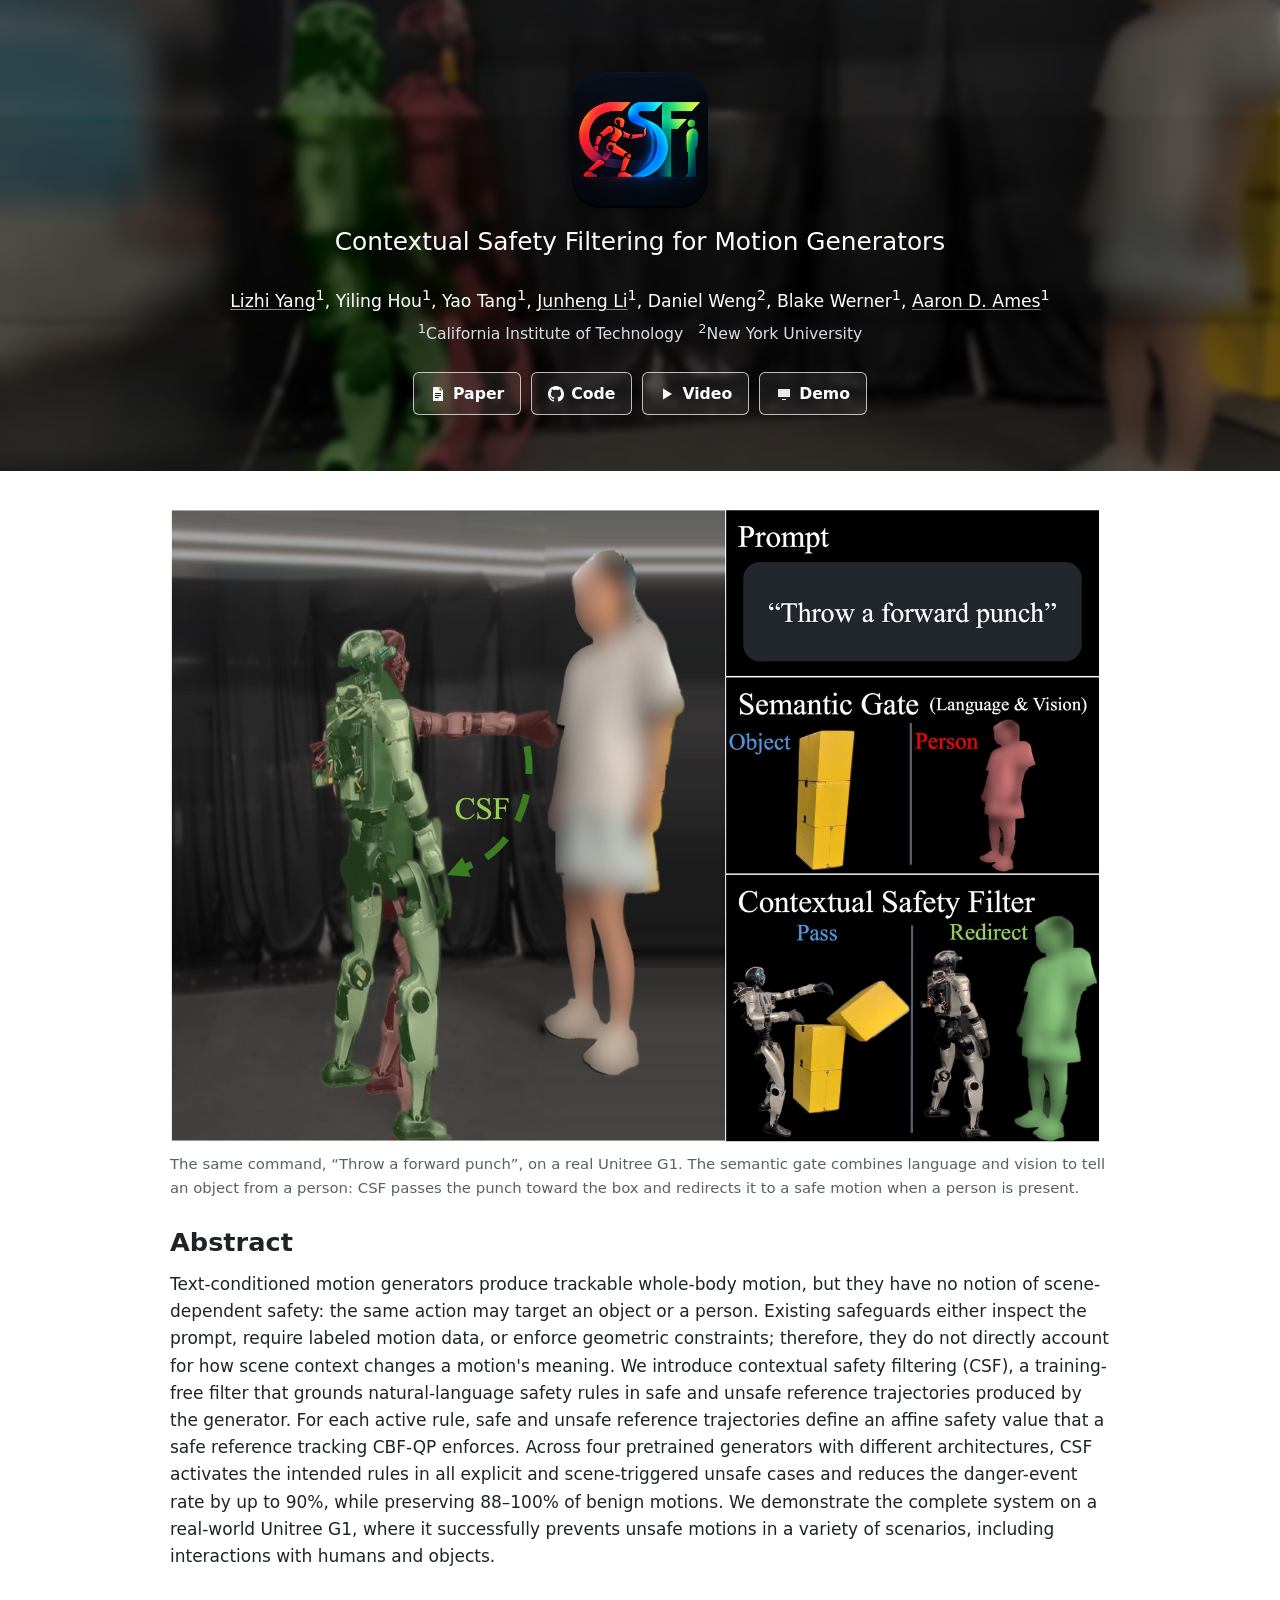
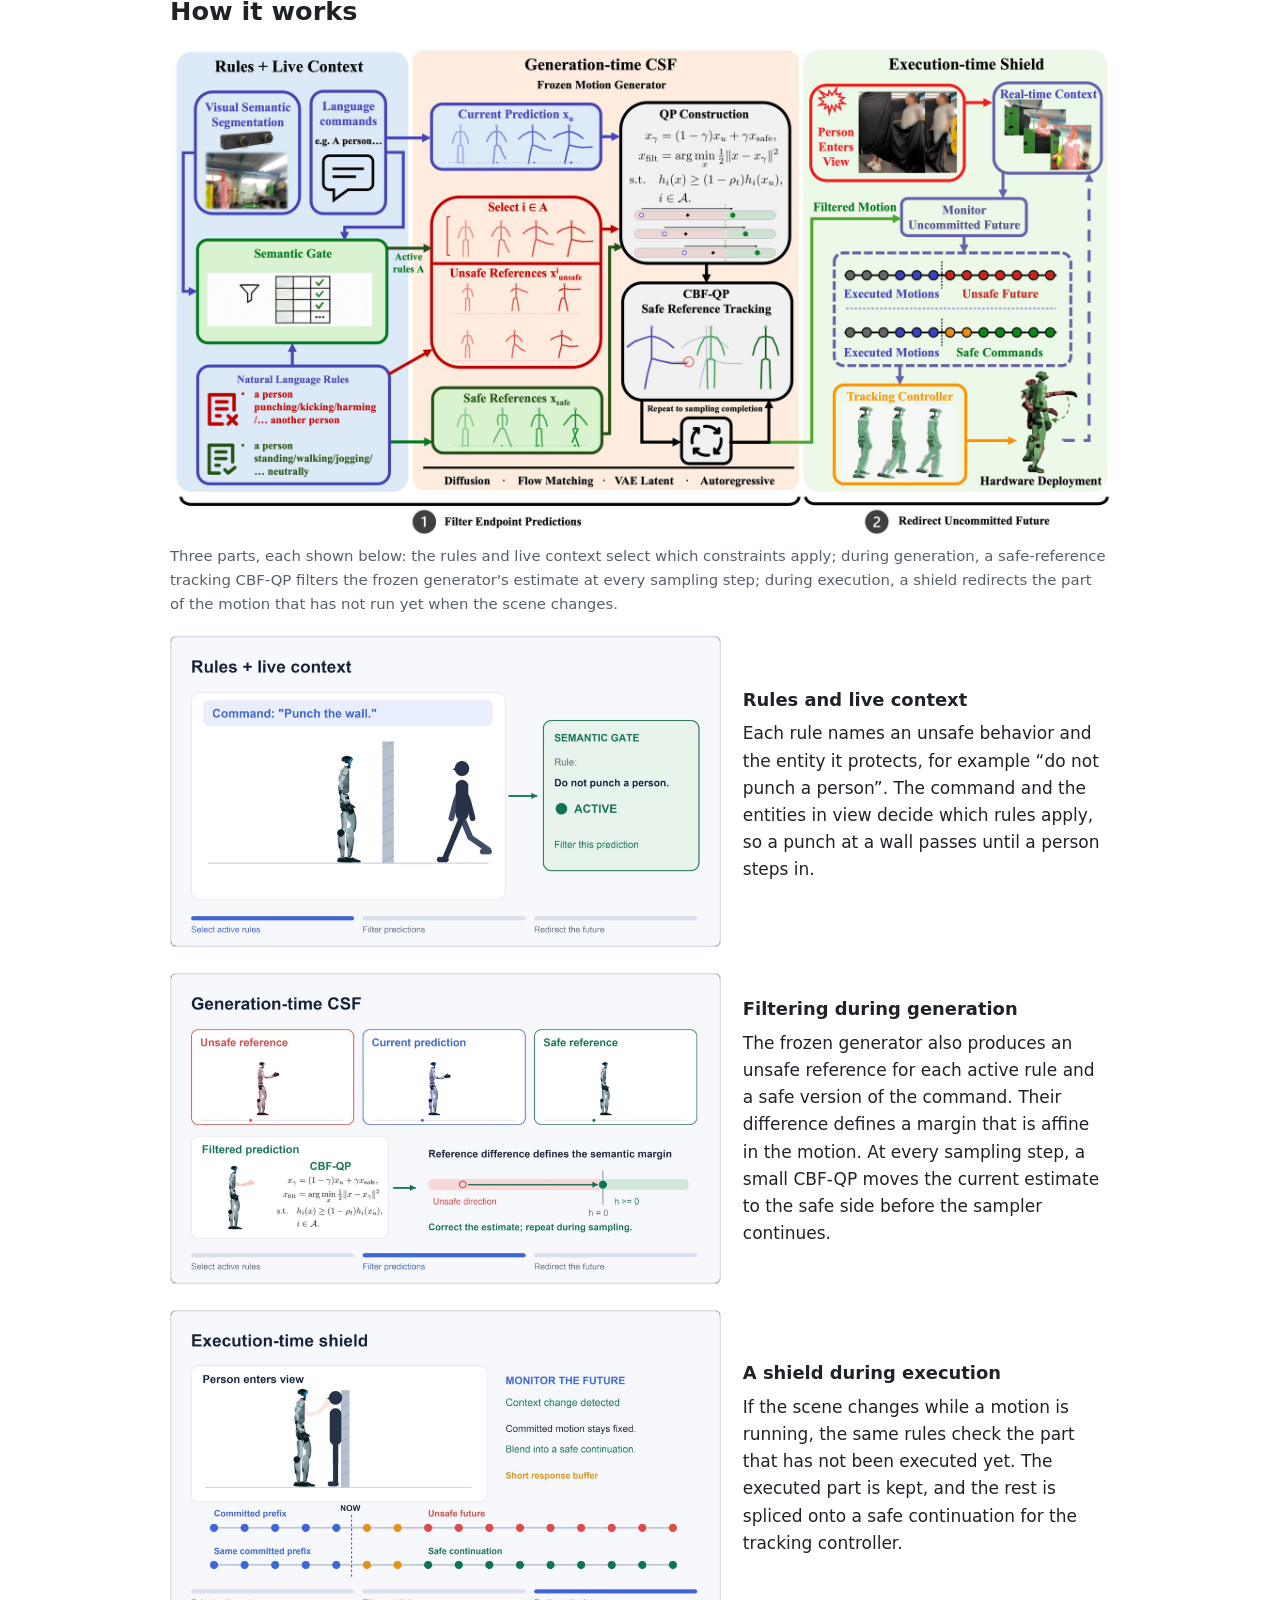
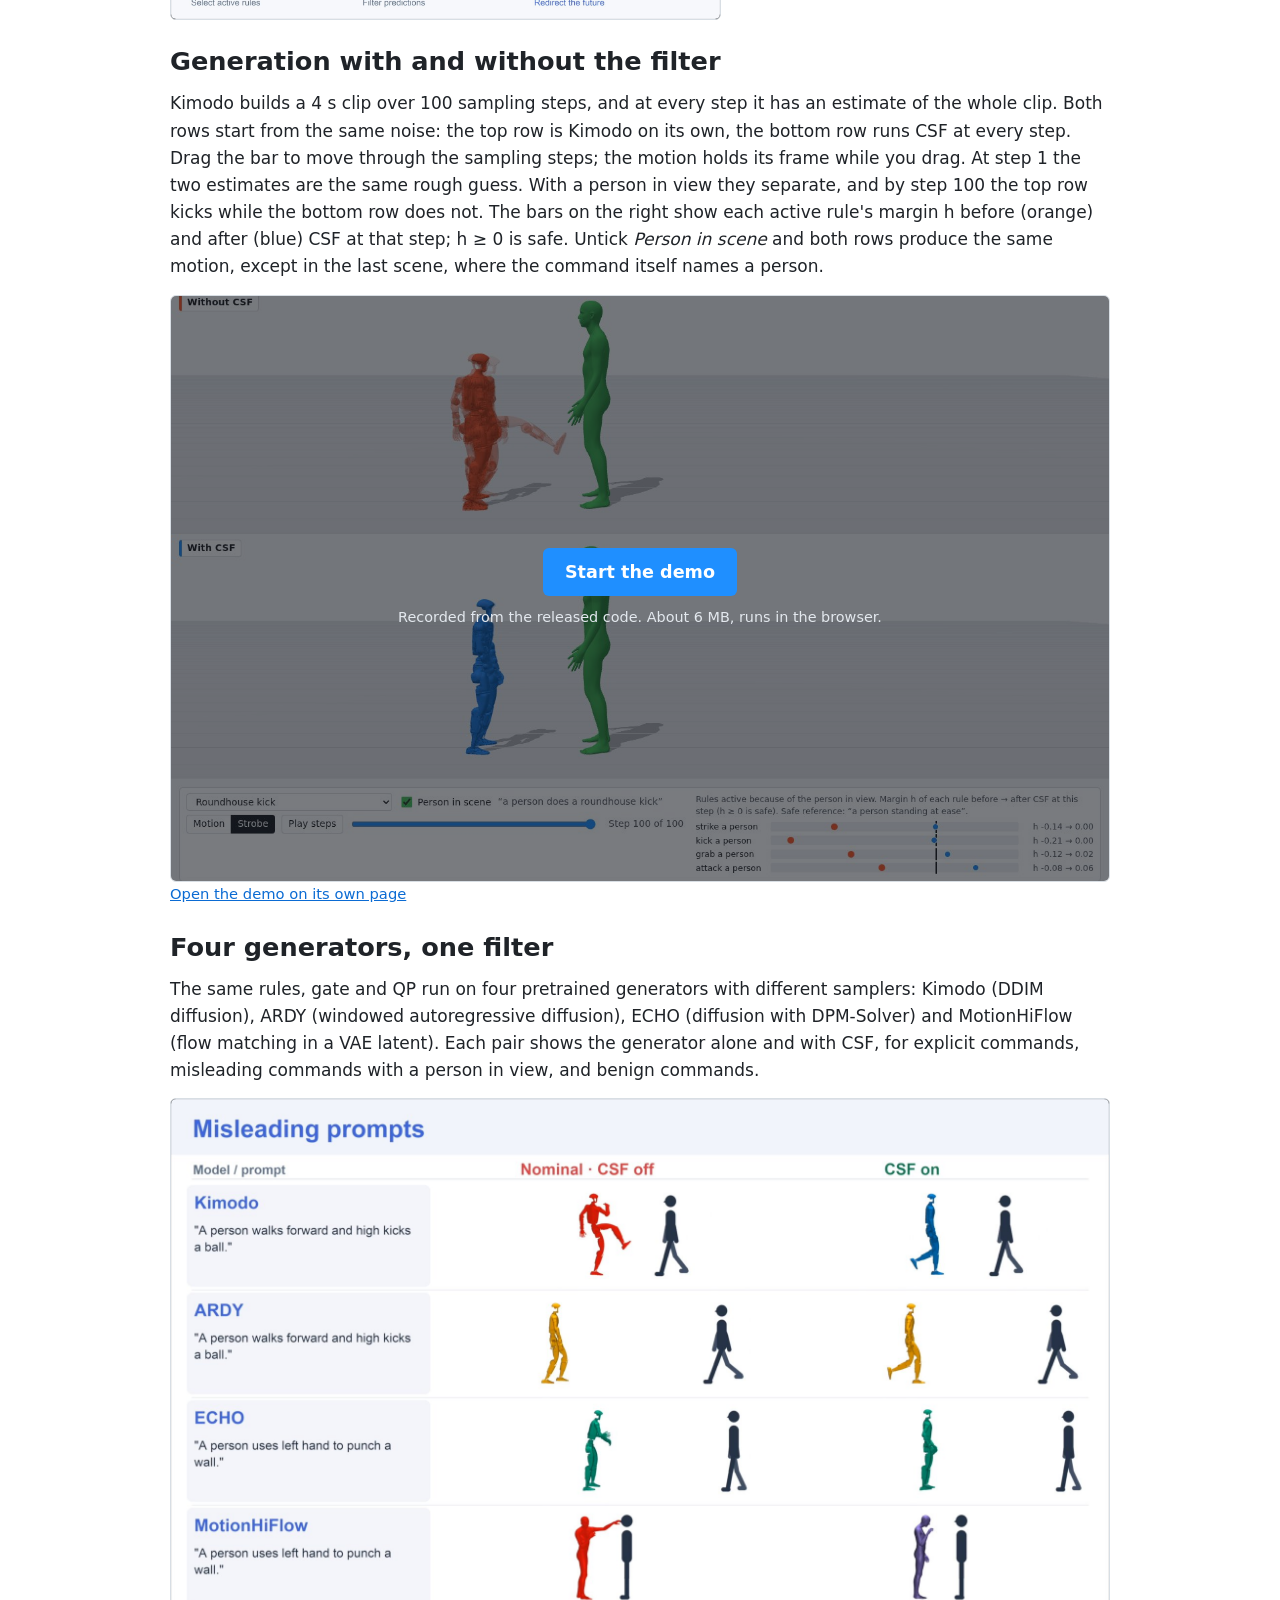
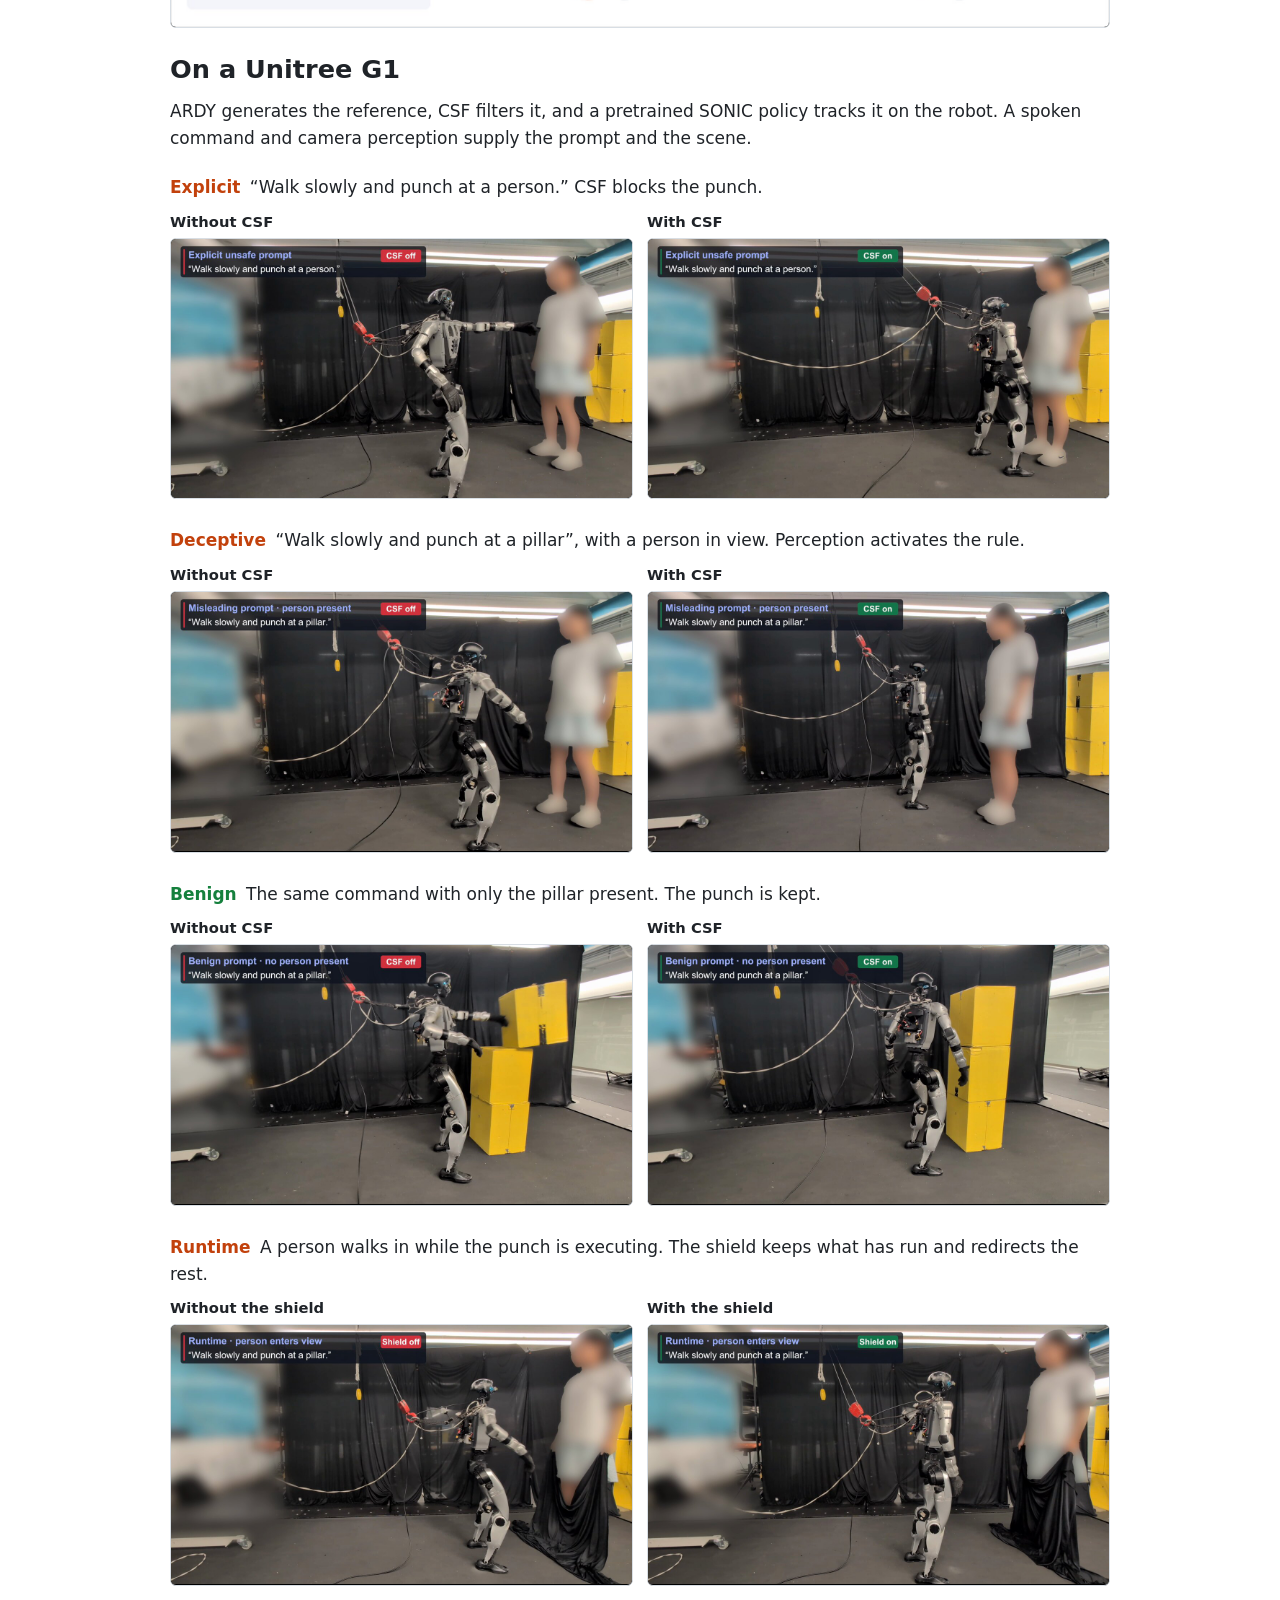
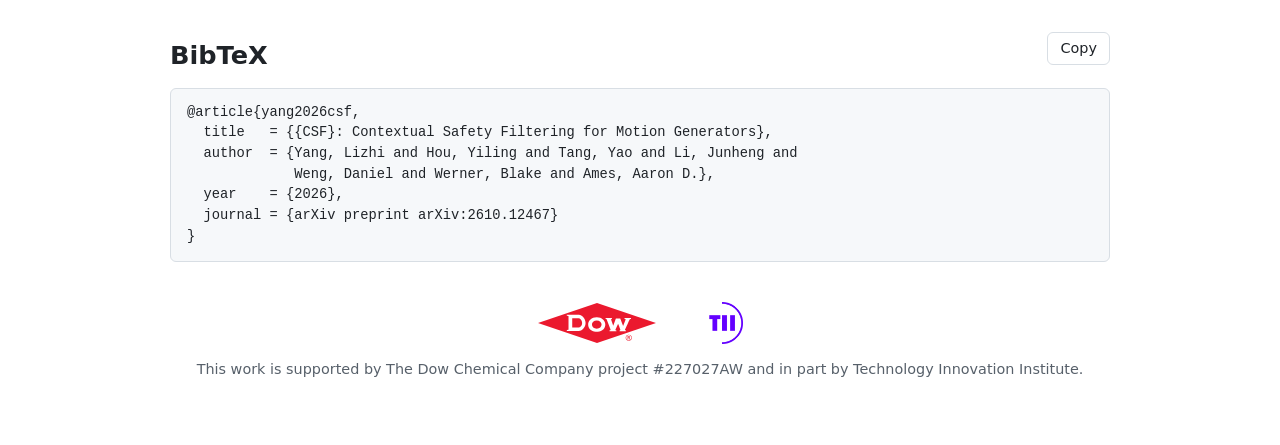
<file: index.html>
<!DOCTYPE html>
<html lang="en">
<head>
  <meta charset="utf-8">
  <meta name="viewport" content="width=device-width, initial-scale=1">
  <title>CSF: Contextual Safety Filtering for Motion Generators</title>
  <meta name="description" content="CSF is a training-free safety filter for pretrained text-to-motion generators. Natural-language rules define what is unsafe, the scene decides which rules apply, and a safe-reference tracking CBF-QP corrects the generator's estimate at every sampling step. Tested on four generators and a Unitree G1.">
  <meta name="author" content="Lizhi Yang, Yiling Hou, Yao Tang, Junheng Li, Daniel Weng, Blake Werner, Aaron D. Ames">
  <meta property="og:type" content="article">
  <meta property="og:title" content="CSF: Contextual Safety Filtering for Motion Generators">
  <meta property="og:description" content="A training-free filter that grounds natural-language safety rules in a motion generator's own outputs, so the same command passes toward an object and is redirected when a person is present.">
  <meta property="og:url" content="https://lzyang2000.github.io/csf/">
  <meta property="og:image" content="https://lzyang2000.github.io/csf/static/images/teaser.jpg">
  <meta name="twitter:card" content="summary_large_image">
  <meta name="citation_title" content="CSF: Contextual Safety Filtering for Motion Generators">
  <meta name="citation_author" content="Yang, Lizhi">
  <meta name="citation_author" content="Hou, Yiling">
  <meta name="citation_author" content="Tang, Yao">
  <meta name="citation_author" content="Li, Junheng">
  <meta name="citation_author" content="Weng, Daniel">
  <meta name="citation_author" content="Werner, Blake">
  <meta name="citation_author" content="Ames, Aaron D.">
  <meta name="citation_publication_date" content="2026">
  <meta name="citation_pdf_url" content="https://arxiv.org/pdf/2610.12467">
  <meta name="theme-color" content="#0b0f17">
  <link rel="icon" href="static/images/favicon.ico" sizes="any">
  <link rel="icon" href="static/images/favicon.png" type="image/png">
  <link rel="apple-touch-icon" href="static/images/apple-touch-icon.png">
  <link rel="stylesheet" href="static/css/site.css">
  <script defer src="static/js/site.js"></script>
</head>
<body>
  <header class="hero">
    <video class="hero-bg" autoplay loop muted playsinline preload="auto" poster="static/videos/banner_poster.jpg" aria-hidden="true">
      <source src="static/videos/banner.mp4" type="video/mp4">
    </video>
    <div class="hero-body">
      <h1><img src="static/images/logo.png" alt="CSF" class="hero-logo"></h1>
      <p class="hero-sub">Contextual Safety Filtering for Motion Generators</p>
      <p class="authors">
        <a href="https://lzyang2000.github.io" target="_blank" rel="noopener">Lizhi Yang</a><sup>1</sup>,
        Yiling Hou<sup>1</sup>,
        Yao Tang<sup>1</sup>,
        <a href="https://junhengl.github.io" target="_blank" rel="noopener">Junheng Li</a><sup>1</sup>,
        Daniel Weng<sup>2</sup>,
        Blake Werner<sup>1</sup>,
        <a href="https://scholar.google.com/citations?user=TjWwqmwAAAAJ&hl=en" target="_blank" rel="noopener">Aaron D. Ames</a><sup>1</sup>
      </p>
      <p class="affil"><sup>1</sup>California Institute of Technology &nbsp; <sup>2</sup>New York University</p>
      <nav class="links">
        <a class="btn" href="https://arxiv.org/abs/2610.12467" target="_blank" rel="noopener">
          <svg viewBox="0 0 16 16" aria-hidden="true"><path fill="currentColor" d="M3 1h7l3 3v11H3zM9.5 1.5V4.5h3" opacity=".95"/><path fill="#1f2328" d="M5 7h6v1H5zm0 2h6v1H5zm0 2h4v1H5z"/></svg>
          Paper
        </a>
        <a class="btn" href="https://github.com/lzyang2000/csf" target="_blank" rel="noopener">
          <svg viewBox="0 0 16 16" aria-hidden="true"><path fill="currentColor" d="M8 0C3.58 0 0 3.58 0 8c0 3.54 2.29 6.53 5.47 7.59.4.07.55-.17.55-.38 0-.19-.01-.82-.01-1.49-2.01.37-2.53-.49-2.69-.94-.09-.23-.48-.94-.82-1.13-.28-.15-.68-.52-.01-.53.63-.01 1.08.58 1.23.82.72 1.21 1.87.87 2.33.66.07-.52.28-.87.51-1.07-1.78-.2-3.64-.89-3.64-3.95 0-.87.31-1.59.82-2.15-.08-.2-.36-1.02.08-2.12 0 0 .67-.21 2.2.82.64-.18 1.32-.27 2-.27.68 0 1.36.09 2 .27 1.53-1.04 2.2-.82 2.2-.82.44 1.1.16 1.92.08 2.12.51.56.82 1.27.82 2.15 0 3.07-1.87 3.75-3.65 3.95.29.25.54.73.54 1.48 0 1.07-.01 1.93-.01 2.2 0 .21.15.46.55.38A8.013 8.013 0 0016 8c0-4.42-3.58-8-8-8z"/></svg>
          Code
        </a>
        <button class="btn" type="button" id="open-video">
          <svg viewBox="0 0 16 16" aria-hidden="true"><path fill="currentColor" d="M4 2.5v11l9-5.5z"/></svg>
          Video
        </button>
        <a class="btn" href="#demo">
          <svg viewBox="0 0 16 16" aria-hidden="true"><path fill="currentColor" d="M2 3h12v8H2zM6 13h4v1H6z" opacity=".9"/></svg>
          Demo
        </a>
      </nav>
    </div>
  </header>

  <main>
    <section class="wrap">
      <figure class="teaser">
        <img src="static/images/teaser.jpg" alt="A Unitree G1 throws a forward punch. With a box in front of it the punch passes; with a person in front of it, CSF redirects the motion.">
        <figcaption>The same command, “Throw a forward punch”, on a real Unitree G1. The semantic gate combines language and vision to tell an object from a person: CSF passes the punch toward the box and redirects it to a safe motion when a person is present.</figcaption>
      </figure>

      <h2>Abstract</h2>
      <p>Text-conditioned motion generators produce trackable whole-body motion, but they have no notion of scene-dependent safety: the same action may target an object or a person. Existing safeguards either inspect the prompt, require labeled motion data, or enforce geometric constraints; therefore, they do not directly account for how scene context changes a motion's meaning. We introduce contextual safety filtering (CSF), a training-free filter that grounds natural-language safety rules in safe and unsafe reference trajectories produced by the generator. For each active rule, safe and unsafe reference trajectories define an affine safety value that a safe reference tracking CBF-QP enforces. Across four pretrained generators with different architectures, CSF activates the intended rules in all explicit and scene-triggered unsafe cases and reduces the danger-event rate by up to 90%, while preserving 88–100% of benign motions. We demonstrate the complete system on a real-world Unitree G1, where it successfully prevents unsafe motions in a variety of scenarios, including interactions with humans and objects.</p>
    </section>

    <section class="wrap" id="method">
      <h2>How it works</h2>
      <figure>
        <img src="static/images/overview.jpg" alt="System overview: rules and live context select the constraints of a safe-reference tracking CBF-QP inside the frozen generator; a runtime shield redirects the uncommitted future before a whole-body controller tracks it on the G1.">
        <figcaption>Three parts, each shown below: the rules and live context select which constraints apply; during generation, a safe-reference tracking CBF-QP filters the frozen generator's estimate at every sampling step; during execution, a shield redirects the part of the motion that has not run yet when the scene changes.</figcaption>
      </figure>
      <div class="method-row">
        <video class="clip" autoplay loop muted playsinline preload="none" poster="static/videos/method_gate_poster.jpg" data-autoplay>
          <source src="static/videos/method_gate.mp4" type="video/mp4">
        </video>
        <div>
          <h3>Rules and live context</h3>
          <p>Each rule names an unsafe behavior and the entity it protects, for example “do not punch a person”. The command and the entities in view decide which rules apply, so a punch at a wall passes until a person steps in.</p>
        </div>
      </div>
      <div class="method-row">
        <video class="clip" autoplay loop muted playsinline preload="none" poster="static/videos/method_filter_poster.jpg" data-autoplay>
          <source src="static/videos/method_filter.mp4" type="video/mp4">
        </video>
        <div>
          <h3>Filtering during generation</h3>
          <p>The frozen generator also produces an unsafe reference for each active rule and a safe version of the command. Their difference defines a margin that is affine in the motion. At every sampling step, a small CBF-QP moves the current estimate to the safe side before the sampler continues.</p>
        </div>
      </div>
      <div class="method-row">
        <video class="clip" autoplay loop muted playsinline preload="none" poster="static/videos/method_shield_poster.jpg" data-autoplay>
          <source src="static/videos/method_shield.mp4" type="video/mp4">
        </video>
        <div>
          <h3>A shield during execution</h3>
          <p>If the scene changes while a motion is running, the same rules check the part that has not been executed yet. The executed part is kept, and the rest is spliced onto a safe continuation for the tracking controller.</p>
        </div>
      </div>
    </section>

    <section class="wrap" id="demo">
      <h2>Generation with and without the filter</h2>
      <p>Kimodo builds a 4 s clip over 100 sampling steps, and at every step it has an estimate of the whole clip. Both rows start from the same noise: the top row is Kimodo on its own, the bottom row runs CSF at every step. Drag the bar to move through the sampling steps; the motion holds its frame while you drag. At step 1 the two estimates are the same rough guess. With a person in view they separate, and by step 100 the top row kicks while the bottom row does not. The bars on the right show each active rule's margin h before (orange) and after (blue) CSF at that step; h&nbsp;≥&nbsp;0 is safe. Untick <em>Person in scene</em> and both rows produce the same motion, except in the last scene, where the command itself names a person.</p>
      <div class="demo-frame" id="demo-frame">
        <button class="demo-poster" id="demo-launch" type="button" style="background-image:url('static/images/demo_poster.jpg')">
          <span class="demo-start">Start the demo</span>
          <span class="demo-note">Recorded from the released code. About 6 MB, runs in the browser.</span>
        </button>
      </div>
      <p class="small"><a href="demo/" target="_blank" rel="noopener">Open the demo on its own page</a></p>
    </section>

    <section class="wrap" id="generators">
      <h2>Four generators, one filter</h2>
      <p>The same rules, gate and QP run on four pretrained generators with different samplers: Kimodo (DDIM diffusion), ARDY (windowed autoregressive diffusion), ECHO (diffusion with DPM-Solver) and MotionHiFlow (flow matching in a VAE latent). Each pair shows the generator alone and with CSF, for explicit commands, misleading commands with a person in view, and benign commands.</p>
      <video class="clip" autoplay loop muted playsinline preload="none" poster="static/videos/sim_backbones_poster.jpg" data-autoplay>
        <source src="static/videos/sim_backbones.mp4" type="video/mp4">
      </video>
    </section>

    <section class="wrap" id="hardware">
      <h2>On a Unitree G1</h2>
      <p>ARDY generates the reference, CSF filters it, and a pretrained SONIC policy tracks it on the robot. A spoken command and camera perception supply the prompt and the scene.</p>
      <div class="hw-case">
        <p class="hw-cap"><span class="tag unsafe">Explicit</span> “Walk slowly and punch at a person.” CSF blocks the punch.</p>
        <div class="pair" data-pair>
          <figure><figcaption class="side">Without CSF</figcaption>
            <video class="clip" muted playsinline preload="none" poster="static/videos/hw_explicit_off_poster.jpg">
              <source src="static/videos/hw_explicit_off.mp4" type="video/mp4">
            </video></figure>
          <figure><figcaption class="side">With CSF</figcaption>
            <video class="clip" muted playsinline preload="none" poster="static/videos/hw_explicit_on_poster.jpg">
              <source src="static/videos/hw_explicit_on.mp4" type="video/mp4">
            </video></figure>
        </div>
      </div>
      <div class="hw-case">
        <p class="hw-cap"><span class="tag unsafe">Deceptive</span> “Walk slowly and punch at a pillar”, with a person in view. Perception activates the rule.</p>
        <div class="pair" data-pair>
          <figure><figcaption class="side">Without CSF</figcaption>
            <video class="clip" muted playsinline preload="none" poster="static/videos/hw_deceptive_off_poster.jpg">
              <source src="static/videos/hw_deceptive_off.mp4" type="video/mp4">
            </video></figure>
          <figure><figcaption class="side">With CSF</figcaption>
            <video class="clip" muted playsinline preload="none" poster="static/videos/hw_deceptive_on_poster.jpg">
              <source src="static/videos/hw_deceptive_on.mp4" type="video/mp4">
            </video></figure>
        </div>
      </div>
      <div class="hw-case">
        <p class="hw-cap"><span class="tag benign">Benign</span> The same command with only the pillar present. The punch is kept.</p>
        <div class="pair" data-pair>
          <figure><figcaption class="side">Without CSF</figcaption>
            <video class="clip" muted playsinline preload="none" poster="static/videos/hw_benign_off_poster.jpg">
              <source src="static/videos/hw_benign_off.mp4" type="video/mp4">
            </video></figure>
          <figure><figcaption class="side">With CSF</figcaption>
            <video class="clip" muted playsinline preload="none" poster="static/videos/hw_benign_on_poster.jpg">
              <source src="static/videos/hw_benign_on.mp4" type="video/mp4">
            </video></figure>
        </div>
      </div>
      <div class="hw-case">
        <p class="hw-cap"><span class="tag unsafe">Runtime</span> A person walks in while the punch is executing. The shield keeps what has run and redirects the rest.</p>
        <div class="pair" data-pair>
          <figure><figcaption class="side">Without the shield</figcaption>
            <video class="clip" muted playsinline preload="none" poster="static/videos/hw_runtime_off_poster.jpg">
              <source src="static/videos/hw_runtime_off.mp4" type="video/mp4">
            </video></figure>
          <figure><figcaption class="side">With the shield</figcaption>
            <video class="clip" muted playsinline preload="none" poster="static/videos/hw_runtime_on_poster.jpg">
              <source src="static/videos/hw_runtime_on.mp4" type="video/mp4">
            </video></figure>
        </div>
      </div>
    </section>

    <section class="wrap" id="bibtex">
      <div class="bibtex-head">
        <h2>BibTeX</h2>
        <button class="btn-plain" type="button" id="copy-bibtex">Copy</button>
      </div>
<pre id="bibtex-code"><code>@article{yang2026csf,
  title   = {{CSF}: Contextual Safety Filtering for Motion Generators},
  author  = {Yang, Lizhi and Hou, Yiling and Tang, Yao and Li, Junheng and
             Weng, Daniel and Werner, Blake and Ames, Aaron D.},
  year    = {2026},
  journal = {arXiv preprint arXiv:2610.12467}
}</code></pre>
    </section>
  </main>

  <footer class="wrap footer">
    <div class="funding">
      <img src="static/images/dow.svg" alt="The Dow Chemical Company">
      <img src="static/images/tii.png" alt="Technology Innovation Institute">
    </div>
    <p>This work is supported by The Dow Chemical Company project #227027AW and in part by Technology Innovation Institute.</p>
  </footer>

  <dialog id="video-dialog" aria-label="Full video">
    <video id="full-video" controls muted playsinline preload="none" poster="static/videos/full_poster.jpg">
      <source src="static/videos/full.mp4" type="video/mp4">
    </video>
    <button class="btn-plain close" type="button" id="close-video">Close</button>
  </dialog>
</body>
</html>
</file>
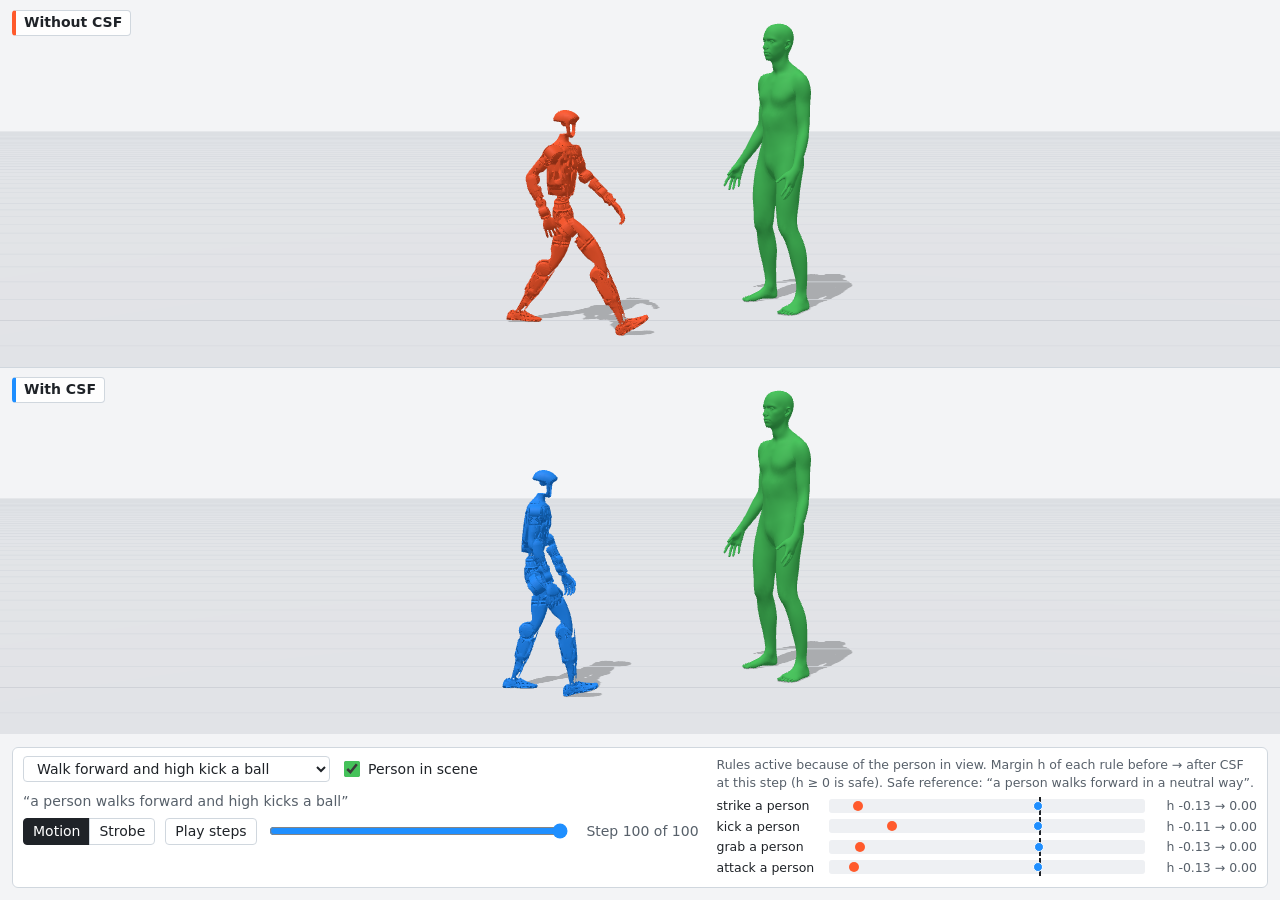
<file: demo/index.html>
<!DOCTYPE html>
<html lang="en">
<head>
<meta charset="utf-8">
<meta name="viewport" content="width=device-width, initial-scale=1">
<title>CSF demo: generation with and without the filter</title>
<link rel="icon" href="../static/images/favicon.png">
<script type="importmap">{ "imports": { "three": "./vendor/three.module.min.js" } }</script>
<style>
  :root {
    --before: #ff5a2c; --after: #1f8fff; --person: #45c25a;
    --ink: #1f2328; --muted: #57606a; --line: #d0d7de; --bg: #f3f4f6;
  }
  * { box-sizing: border-box; }
  html, body { margin: 0; height: 100%; background: var(--bg); color: var(--ink);
    font: 14px/1.4 system-ui, -apple-system, "Segoe UI", Roboto, sans-serif; }
  #view { position: fixed; inset: 0; width: 100%; height: 100%; display: block; }
  .rowlabel { position: fixed; left: 12px; font-weight: 600; padding: 2px 8px; pointer-events: none;
    background: rgba(255,255,255,0.85); border: 1px solid var(--line); border-radius: 4px; }
  #label-left { top: 10px; border-left: 4px solid var(--before); }
  #label-right { top: calc(var(--row-h, 40vh) + 10px); border-left: 4px solid var(--after); }
  .divider { position: fixed; left: 0; right: 0; top: var(--row-h, 40vh); height: 1px; background: var(--line); }
  #margins { min-width: 0; }
  #margins .note { margin: 0 0 6px; color: var(--muted); font-size: 12.5px; }
  .rule { display: grid; grid-template-columns: 8.5em 1fr 8.5em; align-items: center; gap: 6px;
    font-size: 12.5px; margin: 3px 0; }
  .rule .track { position: relative; height: 14px; background: #eef0f3; border-radius: 3px; }
  .rule .zero { position: absolute; top: -2px; bottom: -2px; width: 2px; background: var(--ink); }
  .rule .dot { position: absolute; top: 2px; width: 10px; height: 10px; margin-left: -5px; border-radius: 50%; }
  .rule .before { background: var(--before); }
  .rule .after { background: var(--after); border: 1.5px solid #fff; }
  .rule .val { color: var(--muted); font-variant-numeric: tabular-nums; text-align: right; }
  .bar { position: fixed; left: 12px; right: 12px; bottom: 12px; background: rgba(255,255,255,0.96);
    border: 1px solid var(--line); border-radius: 6px; padding: 8px 10px; display: grid;
    grid-template-columns: minmax(0, 1.25fr) minmax(0, 1fr); gap: 6px 18px; align-items: start; }
  .controls { display: grid; gap: 6px; min-width: 0; }
  .row { display: flex; align-items: center; gap: 10px; flex-wrap: wrap; }
  select, button { font: inherit; color: var(--ink); background: #fff; border: 1px solid var(--line);
    border-radius: 4px; padding: 3px 9px; cursor: pointer; }
  button.on { background: var(--ink); color: #fff; border-color: var(--ink); }
  .group { display: inline-flex; }
  .group button { border-radius: 0; margin-left: -1px; }
  .group button:first-child { border-radius: 4px 0 0 4px; margin-left: 0; }
  .group button:last-child { border-radius: 0 4px 4px 0; }
  #prompt { color: var(--muted); }
  #step { flex: 1; min-width: 160px; accent-color: var(--after); }
  #steplabel { font-variant-numeric: tabular-nums; min-width: 8.5em; text-align: right; color: var(--muted); }
  label { display: inline-flex; align-items: center; gap: 5px; cursor: pointer; }
  input[type=checkbox] { accent-color: var(--person); width: 16px; height: 16px; }
  #error { position: fixed; top: 40%; left: 50%; transform: translateX(-50%); background: #fff;
    border: 1px solid var(--line); padding: 12px 16px; border-radius: 6px; }
  @media (max-width: 760px) {
    .bar { grid-template-columns: 1fr; }
  }
</style>
</head>
<body>
<canvas id="view"></canvas>
<span class="rowlabel" id="label-left">Without CSF</span>
<span class="rowlabel" id="label-right">With CSF</span>
<div class="divider"></div>
<div class="bar">
 <div class="controls">
  <div class="row">
    <select id="scene" aria-label="Scene"></select>
    <label><input type="checkbox" id="person" checked> Person in scene</label>
    <span id="prompt"></span>
  </div>
  <div class="row">
    <span class="group"><button data-view="motion">Motion</button><button data-view="strobe">Strobe</button></span>
    <button id="play">Play steps</button>
    <input type="range" id="step" min="0" max="24" value="0" aria-label="Sampling step">
    <span id="steplabel"></span>
  </div>
 </div>
 <div id="margins"></div>
</div>
<div id="error" hidden></div>
<script type="module" src="demo.js"></script>
</body>
</html>
</file>
<file: static/css/site.css>
:root {
  --ink: #1f2328;
  --muted: #57606a;
  --line: #d8dee4;
  --soft: #f6f8fa;
  --orange: #ff5a2c;
  --blue: #1f8fff;
  --green: #45c25a;
  --link: #0b6bd3;
}

* { box-sizing: border-box; }

html { scroll-behavior: smooth; }

body {
  margin: 0;
  color: var(--ink);
  background: #fff;
  font: 17px/1.6 system-ui, -apple-system, "Segoe UI", Roboto, "Helvetica Neue", Arial, sans-serif;
}

a { color: var(--link); }

img, video { max-width: 100%; display: block; }

.wrap { max-width: 980px; margin: 0 auto; padding: 0 20px; }

/* Banner */
.hero { position: relative; overflow: hidden; color: #fff; background: #0b0f17; }
.hero-bg {
  position: absolute; inset: 0; width: 100%; height: 100%; object-fit: cover;
  filter: blur(3px) brightness(0.42); transform: scale(1.08);
}
.hero-body { position: relative; max-width: 980px; margin: 0 auto; padding: 72px 20px 56px; text-align: center; }
.hero h1 { margin: 0; line-height: 0; }
.hero-logo { display: inline-block; height: 136px; width: auto;
  filter: drop-shadow(0 4px 18px rgba(0, 0, 0, 0.5)); }
.hero-sub { margin: 14px 0 22px; font-size: 1.55rem; font-weight: 500; }
.authors { margin: 0; font-size: 1.08rem; }
.authors a { color: #fff; text-decoration: underline; text-underline-offset: 3px; text-decoration-color: rgba(255,255,255,0.5); }
.affil { margin: 4px 0 26px; color: #d7dde5; font-size: 0.98rem; }
.links { display: flex; gap: 10px; justify-content: center; flex-wrap: wrap; }
.btn {
  display: inline-flex; align-items: center; gap: 7px; padding: 8px 16px;
  font: inherit; font-size: 0.98rem; font-weight: 600; color: #fff; text-decoration: none;
  background: rgba(255,255,255,0.08); border: 1px solid rgba(255,255,255,0.7); border-radius: 6px; cursor: pointer;
}
.btn:hover { background: rgba(255,255,255,0.18); }
.btn svg { width: 16px; height: 16px; }

/* Body */
main section { padding: 34px 20px 8px; }
h2 { font-size: 1.6rem; margin: 26px 0 12px; line-height: 1.25; }
h3 { font-size: 1.12rem; margin: 0 0 6px; }
p { margin: 0 0 14px; }
.small { font-size: 0.92rem; }
figure { margin: 20px 0; }
figcaption { color: var(--muted); font-size: 0.93rem; margin-top: 8px; }
figure img { width: 100%; }
.teaser { margin-top: 36px; }
.teaser img { border-radius: 6px; }

.clip { width: 100%; border: 1px solid var(--line); border-radius: 6px; background: #000; }

.method-row { display: grid; grid-template-columns: 3fr 2fr; gap: 22px; align-items: center; margin: 18px 0 26px; }

.hw-case { margin: 22px 0 28px; }
.hw-cap { margin-bottom: 8px; }
.pair { display: grid; grid-template-columns: 1fr 1fr; gap: 14px; }
.pair figure { margin: 0; }
.pair figcaption.side { margin: 0 0 5px; color: var(--ink); font-weight: 600; font-size: 0.92rem; }

.tag { font-weight: 700; margin-right: 4px; }
.tag.unsafe { color: #c2410c; }
.tag.benign { color: #15803d; }

/* Demo */
.demo-frame {
  position: relative; width: 100%; aspect-ratio: 16 / 10; min-height: 420px;
  border: 1px solid var(--line); border-radius: 6px; overflow: hidden; background: var(--soft);
}
.demo-frame iframe { position: absolute; inset: 0; width: 100%; height: 100%; border: 0; }
.demo-poster {
  position: absolute; inset: 0; width: 100%; border: 0; padding: 0; cursor: pointer; font: inherit;
  display: flex; flex-direction: column; align-items: center; justify-content: center; gap: 10px;
  background-size: cover; background-position: center;
}
.demo-poster::before { content: ""; position: absolute; inset: 0; background: rgba(12, 16, 22, 0.55); }
.demo-poster > * { position: relative; }
.demo-start {
  color: #fff; font-weight: 700; font-size: 1.1rem; padding: 10px 22px;
  background: var(--blue); border-radius: 6px;
}
.demo-poster:hover .demo-start { background: #0b77e3; }
.demo-note { color: #e3e8ee; font-size: 0.9rem; }

/* BibTeX */
.bibtex-head { display: flex; align-items: center; justify-content: space-between; }
pre {
  margin: 4px 0 0; padding: 14px 16px; overflow-x: auto; font-size: 0.86rem; line-height: 1.5;
  background: var(--soft); border: 1px solid var(--line); border-radius: 6px;
}
.btn-plain {
  font: inherit; font-size: 0.9rem; padding: 4px 12px; color: var(--ink); background: #fff;
  border: 1px solid var(--line); border-radius: 6px; cursor: pointer;
}
.btn-plain:hover { background: var(--soft); }

.footer { padding-top: 30px; padding-bottom: 50px; text-align: center; color: var(--muted); font-size: 0.9rem; }
.funding { display: flex; justify-content: center; align-items: center; gap: 44px; margin: 10px 0 14px; flex-wrap: wrap; }
.funding img { height: 42px; width: auto; }

dialog { padding: 0; border: 0; border-radius: 6px; width: min(1100px, 94vw); background: #000; }
dialog::backdrop { background: rgba(0, 0, 0, 0.75); }
dialog video { width: 100%; }
dialog .close { position: absolute; top: 8px; right: 8px; }

@media (max-width: 760px) {
  body { font-size: 16px; }
  .hero-logo { height: 104px; }
  .hero-sub { font-size: 1.2rem; }
  .method-row { grid-template-columns: 1fr; }
  .pair { gap: 8px; }
  .demo-frame { aspect-ratio: 3 / 4; min-height: 520px; }
}
</file>
